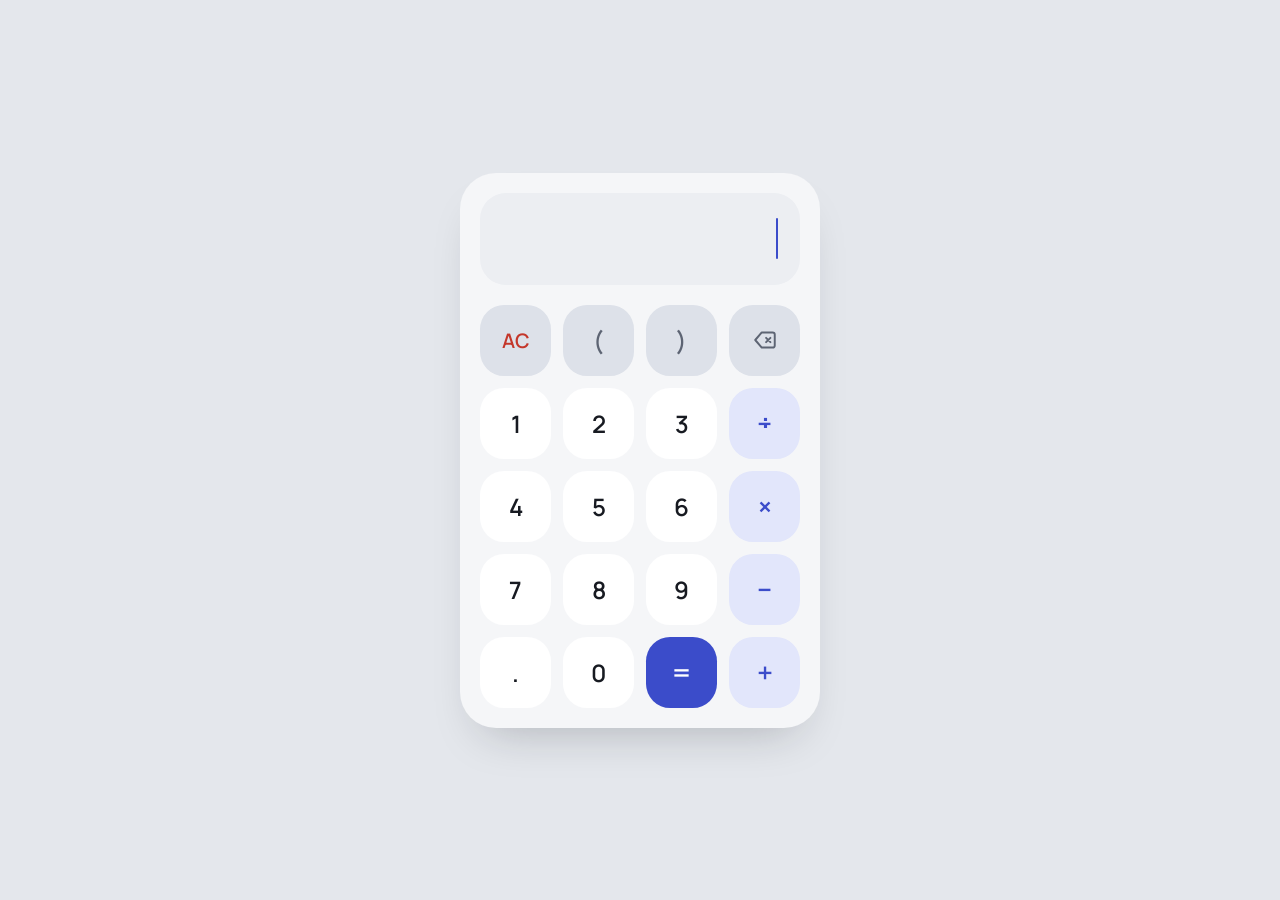
<file: TUK session/index.html>
<!DOCTYPE html>
<html lang="en">
<head>
  <meta charset="UTF-8" />
  <meta name="viewport" content="width=device-width, initial-scale=1" />
  <title>Calculator</title>

  <link rel="preconnect" href="https://fonts.googleapis.com" />
  <link rel="preconnect" href="https://fonts.gstatic.com" crossorigin />
  <link href="https://fonts.googleapis.com/css2?family=Manrope:wght@500;600;700&display=swap" rel="stylesheet" />

  <link rel="stylesheet" href="style.css" />
</head>
<body>
  <main class="calculator">

    <!-- Display: the text goes inside #expression, the blinking cursor is pure CSS -->
    <div class="display" aria-label="Calculator display" aria-live="polite">
      <span class="expression" id="expression"></span>
      <span class="cursor" aria-hidden="true"></span>
    </div>

    <!--
      Keypad
      - data-value  → something to type into the display
      - data-action → something to DO (clear | delete | equals)
    -->
    <div class="keypad" id="keypad">
      <button class="key key--fn key--clear" data-action="clear" aria-label="All clear">AC</button>
      <button class="key key--fn" data-value="(">(</button>
      <button class="key key--fn" data-value=")">)</button>
      <button class="key key--fn" data-action="delete" aria-label="Delete last character">
        <svg viewBox="0 0 24 24" width="26" height="26" fill="none" stroke="currentColor"
             stroke-width="1.8" stroke-linecap="round" stroke-linejoin="round" aria-hidden="true">
          <path d="M9 5h10a2 2 0 0 1 2 2v10a2 2 0 0 1-2 2H9l-6-7 6-7z" />
          <path d="M13 10l4 4M17 10l-4 4" />
        </svg>
      </button>

      <button class="key" data-value="1">1</button>
      <button class="key" data-value="2">2</button>
      <button class="key" data-value="3">3</button>
      <button class="key key--op" data-value="÷" aria-label="Divide">÷</button>

      <button class="key" data-value="4">4</button>
      <button class="key" data-value="5">5</button>
      <button class="key" data-value="6">6</button>
      <button class="key key--op" data-value="×" aria-label="Multiply">×</button>

      <button class="key" data-value="7">7</button>
      <button class="key" data-value="8">8</button>
      <button class="key" data-value="9">9</button>
      <button class="key key--op" data-value="−" aria-label="Subtract">−</button>

      <button class="key" data-value=".">.</button>
      <button class="key" data-value="0">0</button>
      <button class="key key--equals" data-action="equals" aria-label="Equals">=</button>
      <button class="key key--op" data-value="+" aria-label="Add">+</button>
    </div>

  </main>

  <script src="script.js" defer></script>
</body>
</html>
</file>
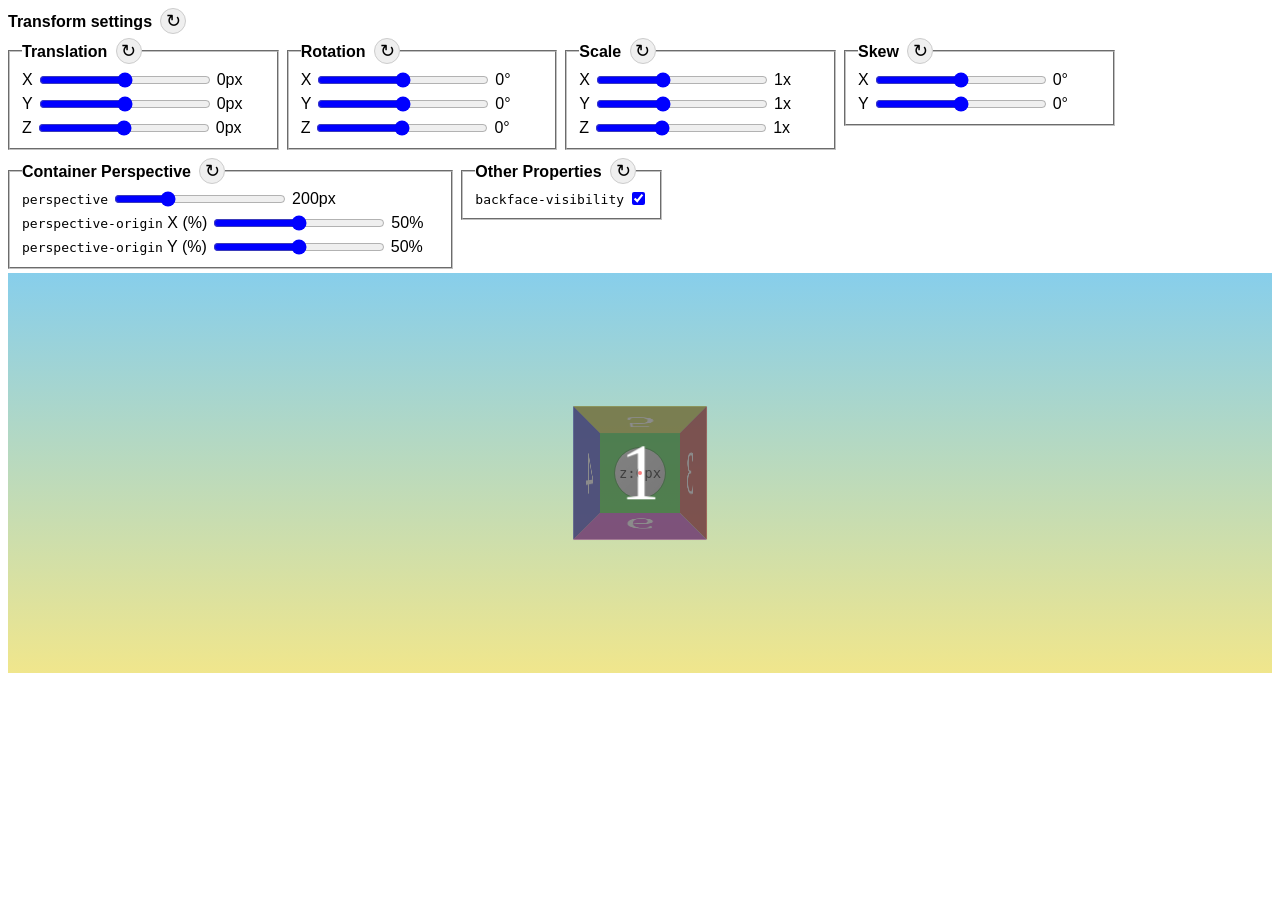
<file: Session 6 - CSS Masterclass/3dsimulation.html>
<!DOCTYPE html>
<html lang="en">
<head>
    <meta charset="UTF-8">
    <meta name="viewport" content="width=device-width, initial-scale=1.0">
    <title>Document</title>
    <link rel="stylesheet" href="3dsimulation.css">
    <script src="3dsimulation.js" defer></script>
</head>
<body>
    <article>
  <fieldset id="allTransformFieldset">
    <legend>
      Transform settings
      <button id="resetAllButton" aria-label="Reset">↻</button>
    </legend>
    <section id="fieldsetSection">
      <fieldset class="transformFieldset">
        <legend>
          <label>
            <span>Translation</span>
          </label>
          <button
            id="translateSectionReset"
            class="resetSectionButton"
            aria-label="Reset">
            ↻
          </button>
        </legend>
        <div class="controlsContainer">
          <div>
            <label>
              <span id="translateXLabel">X</span>
              <input
                type="range"
                min="-100"
                max="100"
                value="0"
                data-default="0"
                id="translateXRange"
                aria-labelledby="translateXLabel" />
            </label>
            <output id="translateXOutput" for="translateXRange"></output>
          </div>
          <div>
            <label>
              <span id="translateYLabel">Y</span>
              <input
                type="range"
                min="-100"
                max="100"
                value="0"
                data-default="0"
                id="translateYRange"
                aria-labelledby="translateYLabel" />
            </label>
            <output id="translateYOutput" for="translateYRange"></output>
          </div>
          <div>
            <label>
              <span id="translateZLabel">Z</span>
              <input
                type="range"
                min="-100"
                max="100"
                value="0"
                data-default="0"
                id="translateZRange"
                aria-labelledby="translateZLabel" />
            </label>
            <output id="translateZOutput" for="translateZRange"></output>
          </div>
        </div>
      </fieldset>

      <fieldset class="transformFieldset">
        <legend>
          <label>
            <span>Rotation</span>
          </label>
          <button
            id="rotateSectionReset"
            class="resetSectionButton"
            aria-label="Reset">
            ↻
          </button>
        </legend>
        <div class="controlsContainer">
          <div>
            <label>
              <span id="rotateXLabel">X</span>
              <input
                type="range"
                min="-360"
                max="360"
                value="0"
                data-default="0"
                id="rotateXRange"
                aria-labelledby="rotateXLabel" />
            </label>
            <output id="rotateXOutput" for="rotateXRange"></output>
          </div>
          <div>
            <label>
              <span id="rotateYLabel">Y</span>
              <input
                type="range"
                min="-360"
                max="360"
                value="0"
                data-default="0"
                id="rotateYRange"
                aria-labelledby="rotateYLabel" />
            </label>
            <output id="rotateYOutput" for="rotateYRange"></output>
          </div>
          <div>
            <label>
              <span id="rotateZLabel">Z</span>
              <input
                type="range"
                min="-360"
                max="360"
                value="0"
                data-default="0"
                id="rotateZRange"
                aria-labelledby="rotateZLabel" />
            </label>
            <output id="rotateZOutput" for="rotateZRange"></output>
          </div>
        </div>
      </fieldset>

      <fieldset class="transformFieldset">
        <legend>
          <label>
            <span>Scale</span>
          </label>
          <button
            id="scaleSectionReset"
            class="resetSectionButton"
            aria-label="Reset">
            ↻
          </button>
        </legend>
        <div class="controlsContainer">
          <div>
            <label>
              <span id="scaleXLabel">X</span>
              <input
                type="range"
                min="0.1"
                max="2.5"
                value="1"
                data-default="1"
                step="0.1"
                id="scaleXRange"
                aria-labelledby="scaleXLabel" />
            </label>
            <output id="scaleXOutput" for="scaleXRange"></output>
          </div>
          <div>
            <label id="scaleYLabel">
              <span>Y</span>
              <input
                type="range"
                min="0.1"
                max="2.5"
                value="1"
                data-default="1"
                step="0.1"
                id="scaleYRange"
                aria-labelledby="scaleYLabel" />
            </label>
            <output id="scaleYOutput" for="scaleYRange"></output>
          </div>
          <div>
            <label id="scaleZLabel">
              <span>Z</span>
              <input
                type="range"
                min="0.1"
                max="2.5"
                value="1"
                data-default="1"
                step="0.1"
                id="scaleZRange"
                aria-labelledby="scaleZLabel" />
            </label>
            <output id="scaleZOutput" for="scaleZRange"></output>
          </div>
        </div>
      </fieldset>

      <fieldset class="transformFieldset">
        <legend>
          <label>
            <span>Skew</span>
          </label>
          <button
            id="skewSectionReset"
            class="resetSectionButton"
            aria-label="Reset">
            ↻
          </button>
        </legend>
        <div class="controlsContainer">
          <div>
            <label>
              <span id="skewXLabel">X</span>
              <input
                type="range"
                min="-90"
                max="90"
                value="0"
                data-default="0"
                id="skewXRange"
                aria-labelledby="skewXLabel" />
            </label>
            <output id="skewXOutput" for="skewXRange"></output>
          </div>
          <div>
            <label>
              <span id="skewYLabel">Y</span>
              <input
                type="range"
                min="-90"
                max="90"
                value="0"
                data-default="0"
                id="skewYRange"
                aria-labelledby="skewYLabel" />
            </label>
            <output id="skewYOutput" for="skewYRange"></output>
          </div>
        </div>
      </fieldset>

      <fieldset class="transformFieldset">
        <legend>
          <label>
            <span>Container Perspective</span>
          </label>
          <button
            id="containerPerspectiveSectionReset"
            class="resetSectionButton"
            aria-label="Reset">
            ↻
          </button>
        </legend>
        <div class="controlsContainer">
          <div>
            <label>
              <span id="perspectiveLabel"><code>perspective</code></span>
              <input
                type="range"
                min="75"
                max="500"
                value="200"
                data-default="200"
                id="perspectiveRange"
                aria-labelledby="perspectiveLabel" />
            </label>
            <output id="perspectiveOutput" for="perspectiveRange"></output>
          </div>
          <div>
            <label>
              <span id="perspectiveOriginXLabel"
                ><code>perspective-origin</code> X (%)</span
              >
              <input
                type="range"
                min="0"
                max="100"
                value="50"
                data-default="50"
                id="perspectiveOriginXRange"
                aria-labelledby="perspectiveOriginXLabel" />
            </label>
            <output
              id="perspectiveOriginXOutput"
              for="perspectiveOriginXRange"></output>
          </div>
          <div>
            <label>
              <span><code>perspective-origin</code> Y (%)</span>
              <input
                type="range"
                min="0"
                max="100"
                value="50"
                data-default="50"
                id="perspectiveOriginYRange"
                aria-labelledby="perspectiveOriginYLabel" />
            </label>
            <output
              id="perspectiveOriginYOutput"
              for="perspectiveOriginYRange"></output>
          </div>
        </div>
      </fieldset>

      <fieldset class="transformFieldset">
        <legend>
          <label>
            <span>Other Properties</span>
          </label>
          <button
            id="otherSectionReset"
            class="resetSectionButton"
            aria-label="Reset">
            ↻
          </button>
        </legend>
        <div class="controlsContainer">
          <div>
            <label>
              <span><code>backface-visibility</code></span>
              <input
                type="checkbox"
                checked
                data-default="checked"
                id="backfaceVisibilityCheckbox" />
            </label>
          </div>
        </div>
      </fieldset>
    </section>
  </fieldset>
  <section id="outputSection">
    <div id="outputContainer">
      <div id="cube">
        <div class="face front">1</div>
        <div class="face back">2</div>
        <div class="face right">3</div>
        <div class="face left">4</div>
        <div class="face top">5</div>
        <div class="face bottom">6</div>
      </div>
      <div id="z0"><code>z:0px</code></div>
    </div>
    <div id="perspectiveDot"></div>
  </section>
</article>
</body>
</html>
</file>
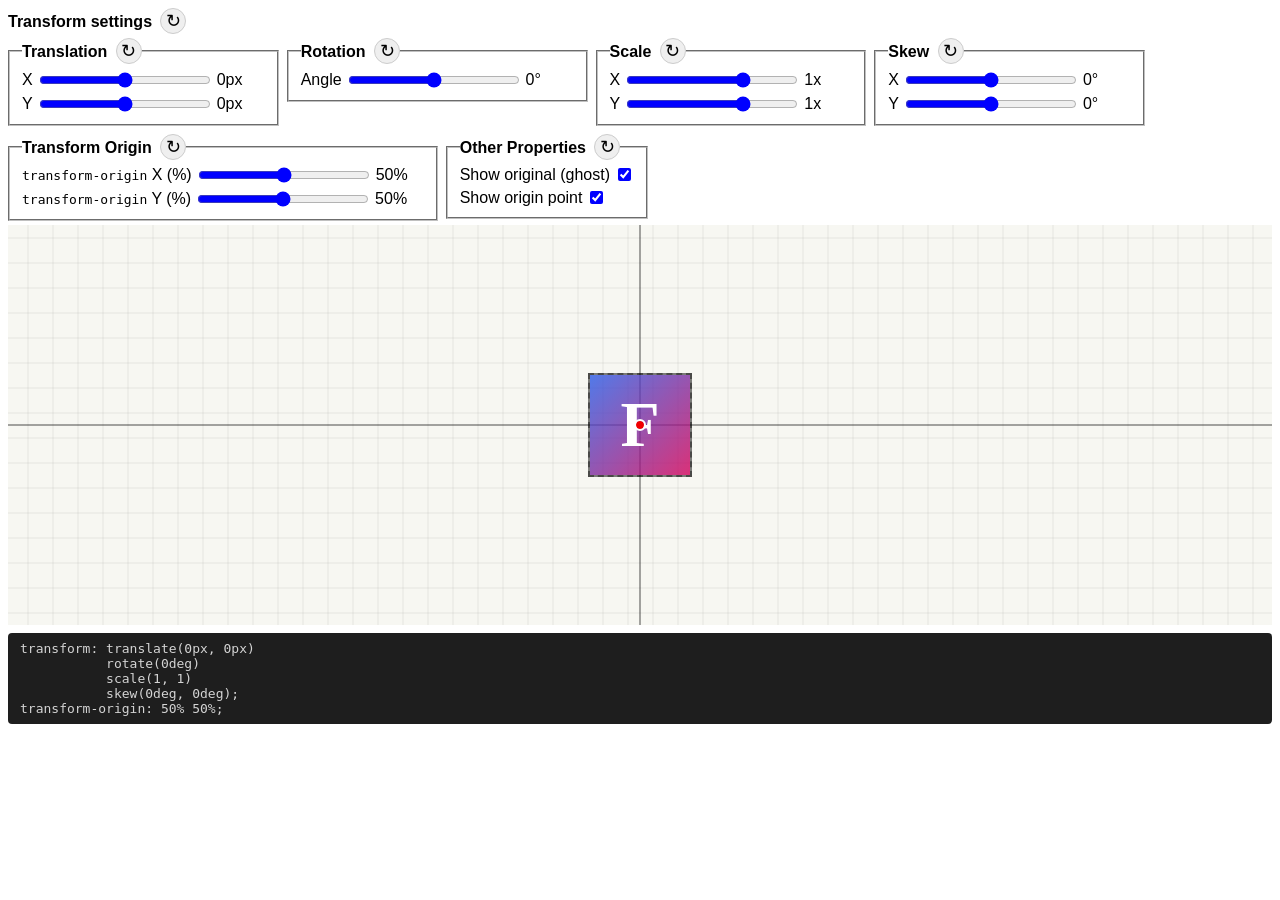
<file: Session 6 - CSS Masterclass/2d simulation/2dsimulation.html>
<!DOCTYPE html>
<html lang="en">
<head>
    <meta charset="UTF-8">
    <meta name="viewport" content="width=device-width, initial-scale=1.0">
    <title>2D Transform Simulation</title>
    <link rel="stylesheet" href="2dsimulation.css">
    <script src="2dsimulation.js" defer></script>
</head>
<body>
<article>
  <fieldset id="allTransformFieldset">
    <legend>
      Transform settings
      <button id="resetAllButton" aria-label="Reset">↻</button>
    </legend>
    <section id="fieldsetSection">

      <fieldset class="transformFieldset">
        <legend>
          <label><span>Translation</span></label>
          <button id="translateSectionReset" class="resetSectionButton" aria-label="Reset">↻</button>
        </legend>
        <div class="controlsContainer">
          <div>
            <label>
              <span id="translateXLabel">X</span>
              <input type="range" min="-150" max="150" value="0" data-default="0"
                id="translateXRange" aria-labelledby="translateXLabel" />
            </label>
            <output id="translateXOutput" for="translateXRange"></output>
          </div>
          <div>
            <label>
              <span id="translateYLabel">Y</span>
              <input type="range" min="-150" max="150" value="0" data-default="0"
                id="translateYRange" aria-labelledby="translateYLabel" />
            </label>
            <output id="translateYOutput" for="translateYRange"></output>
          </div>
        </div>
      </fieldset>

      <fieldset class="transformFieldset">
        <legend>
          <label><span>Rotation</span></label>
          <button id="rotateSectionReset" class="resetSectionButton" aria-label="Reset">↻</button>
        </legend>
        <div class="controlsContainer">
          <div>
            <label>
              <span id="rotateLabel">Angle</span>
              <input type="range" min="-360" max="360" value="0" data-default="0"
                id="rotateRange" aria-labelledby="rotateLabel" />
            </label>
            <output id="rotateOutput" for="rotateRange"></output>
          </div>
        </div>
      </fieldset>

      <fieldset class="transformFieldset">
        <legend>
          <label><span>Scale</span></label>
          <button id="scaleSectionReset" class="resetSectionButton" aria-label="Reset">↻</button>
        </legend>
        <div class="controlsContainer">
          <div>
            <label>
              <span id="scaleXLabel">X</span>
              <input type="range" min="-2.5" max="2.5" step="0.1" value="1" data-default="1"
                id="scaleXRange" aria-labelledby="scaleXLabel" />
            </label>
            <output id="scaleXOutput" for="scaleXRange"></output>
          </div>
          <div>
            <label>
              <span id="scaleYLabel">Y</span>
              <input type="range" min="-2.5" max="2.5" step="0.1" value="1" data-default="1"
                id="scaleYRange" aria-labelledby="scaleYLabel" />
            </label>
            <output id="scaleYOutput" for="scaleYRange"></output>
          </div>
        </div>
      </fieldset>

      <fieldset class="transformFieldset">
        <legend>
          <label><span>Skew</span></label>
          <button id="skewSectionReset" class="resetSectionButton" aria-label="Reset">↻</button>
        </legend>
        <div class="controlsContainer">
          <div>
            <label>
              <span id="skewXLabel">X</span>
              <input type="range" min="-80" max="80" value="0" data-default="0"
                id="skewXRange" aria-labelledby="skewXLabel" />
            </label>
            <output id="skewXOutput" for="skewXRange"></output>
          </div>
          <div>
            <label>
              <span id="skewYLabel">Y</span>
              <input type="range" min="-80" max="80" value="0" data-default="0"
                id="skewYRange" aria-labelledby="skewYLabel" />
            </label>
            <output id="skewYOutput" for="skewYRange"></output>
          </div>
        </div>
      </fieldset>

      <fieldset class="transformFieldset">
        <legend>
          <label><span>Transform Origin</span></label>
          <button id="originSectionReset" class="resetSectionButton" aria-label="Reset">↻</button>
        </legend>
        <div class="controlsContainer">
          <div>
            <label>
              <span id="originXLabel"><code>transform-origin</code> X (%)</span>
              <input type="range" min="-50" max="150" value="50" data-default="50"
                id="originXRange" aria-labelledby="originXLabel" />
            </label>
            <output id="originXOutput" for="originXRange"></output>
          </div>
          <div>
            <label>
              <span id="originYLabel"><code>transform-origin</code> Y (%)</span>
              <input type="range" min="-50" max="150" value="50" data-default="50"
                id="originYRange" aria-labelledby="originYLabel" />
            </label>
            <output id="originYOutput" for="originYRange"></output>
          </div>
        </div>
      </fieldset>

      <fieldset class="transformFieldset">
        <legend>
          <label><span>Other Properties</span></label>
          <button id="otherSectionReset" class="resetSectionButton" aria-label="Reset">↻</button>
        </legend>
        <div class="controlsContainer">
          <div>
            <label>
              <span>Show original (ghost)</span>
              <input type="checkbox" checked data-default="checked" id="ghostCheckbox" />
            </label>
          </div>
          <div>
            <label>
              <span>Show origin point</span>
              <input type="checkbox" checked data-default="checked" id="originDotCheckbox" />
            </label>
          </div>
        </div>
      </fieldset>

    </section>
  </fieldset>

  <section id="outputSection">
    <div id="stage">
      <div id="ghost"></div>
      <div id="boxWrap">
        <div id="box">F</div>
        <div id="originDot"></div>
      </div>
    </div>
  </section>

  <pre id="cssOutput" aria-label="Generated CSS"></pre>
</article>
</body>
</html>
</file>
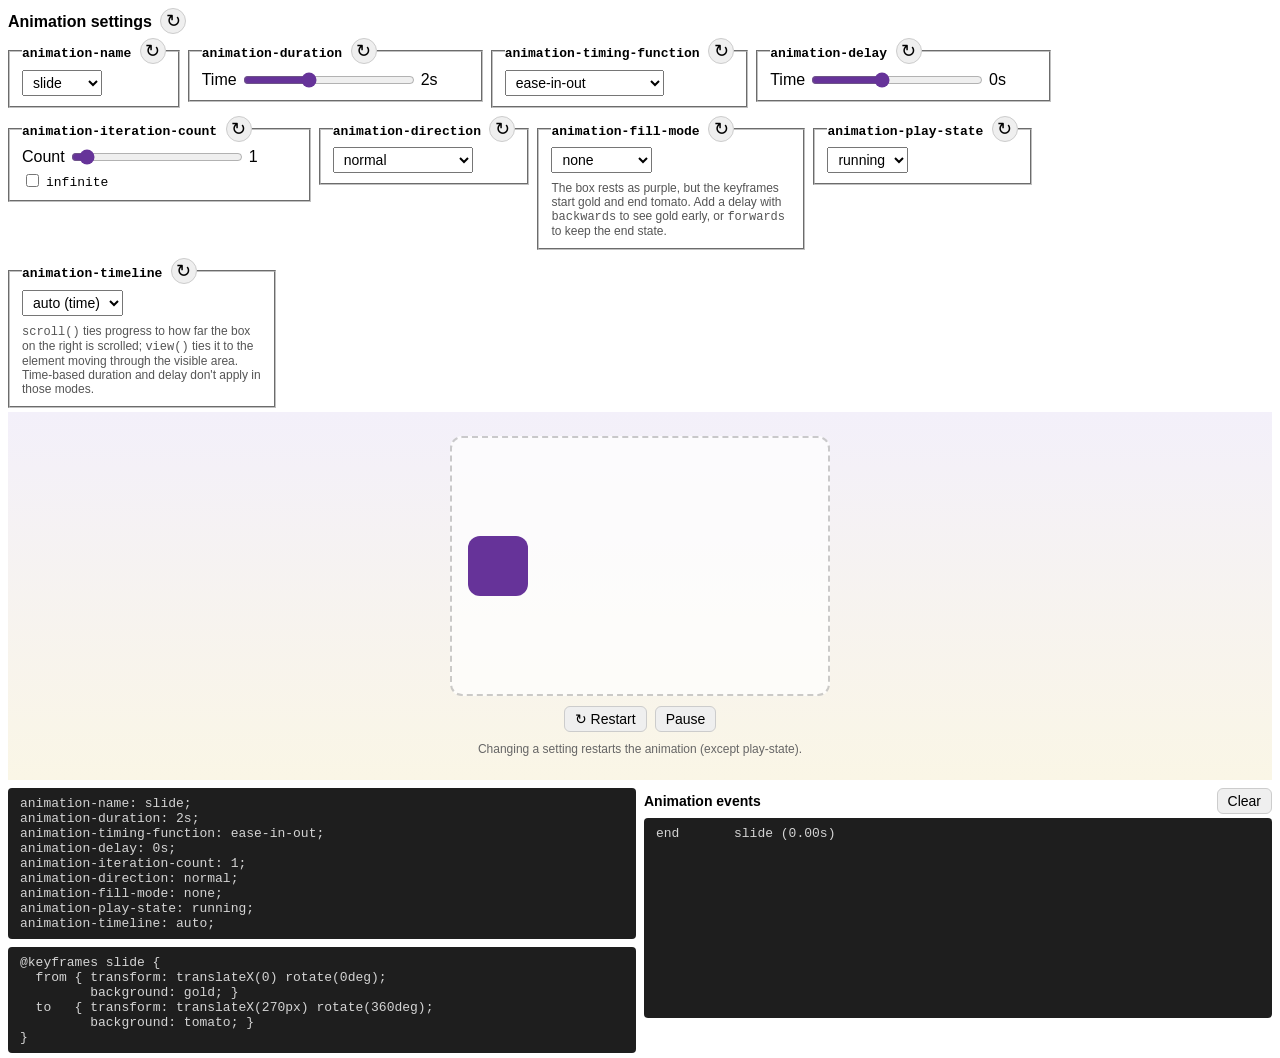
<file: Session 6 - CSS Masterclass/animations/animations.html>
<!DOCTYPE html>
<html lang="en">
<head>
    <meta charset="UTF-8">
    <meta name="viewport" content="width=device-width, initial-scale=1.0">
    <title>CSS Animation Playground</title>
    <link rel="stylesheet" href="animations.css">
    <script src="animations.js" defer></script>
</head>
<body>
<article>
  <fieldset id="allAnimationFieldset">
    <legend>
      Animation settings
      <button id="resetAllButton" aria-label="Reset all">↻</button>
    </legend>
    <section id="fieldsetSection">

      <fieldset class="animationFieldset">
        <legend>
          <label><span><code>animation-name</code></span></label>
          <button class="resetSectionButton" aria-label="Reset">↻</button>
        </legend>
        <div class="controlsContainer">
          <div>
            <select id="nameSelect" data-default="slide" aria-label="animation-name">
              <option value="slide" selected>slide</option>
              <option value="bounce">bounce</option>
              <option value="pulse">pulse</option>
              <option value="none">none</option>
            </select>
          </div>
        </div>
      </fieldset>

      <fieldset class="animationFieldset">
        <legend>
          <label><span><code>animation-duration</code></span></label>
          <button class="resetSectionButton" aria-label="Reset">↻</button>
        </legend>
        <div class="controlsContainer">
          <div>
            <label>
              <span id="durationLabel">Time</span>
              <input type="range" min="0.2" max="5" step="0.1" value="2" data-default="2"
                id="durationRange" aria-labelledby="durationLabel" />
            </label>
            <output id="durationOutput" for="durationRange"></output>
          </div>
        </div>
      </fieldset>

      <fieldset class="animationFieldset">
        <legend>
          <label><span><code>animation-timing-function</code></span></label>
          <button class="resetSectionButton" aria-label="Reset">↻</button>
        </legend>
        <div class="controlsContainer">
          <div>
            <select id="timingSelect" data-default="ease-in-out" aria-label="animation-timing-function">
              <option value="ease">ease</option>
              <option value="linear">linear</option>
              <option value="ease-in">ease-in</option>
              <option value="ease-out">ease-out</option>
              <option value="ease-in-out" selected>ease-in-out</option>
              <option value="step-start">step-start</option>
              <option value="step-end">step-end</option>
              <option value="steps(4, jump-start)">steps(4, jump-start)</option>
              <option value="steps(4, jump-end)">steps(4, jump-end)</option>
              <option value="steps(4, jump-both)">steps(4, jump-both)</option>
              <option value="steps(4, jump-none)">steps(4, jump-none)</option>
            </select>
          </div>
        </div>
      </fieldset>

      <fieldset class="animationFieldset">
        <legend>
          <label><span><code>animation-delay</code></span></label>
          <button class="resetSectionButton" aria-label="Reset">↻</button>
        </legend>
        <div class="controlsContainer">
          <div>
            <label>
              <span id="delayLabel">Time</span>
              <input type="range" min="-2" max="3" step="0.1" value="0" data-default="0"
                id="delayRange" aria-labelledby="delayLabel" />
            </label>
            <output id="delayOutput" for="delayRange"></output>
          </div>
        </div>
      </fieldset>

      <fieldset class="animationFieldset">
        <legend>
          <label><span><code>animation-iteration-count</code></span></label>
          <button class="resetSectionButton" aria-label="Reset">↻</button>
        </legend>
        <div class="controlsContainer">
          <div>
            <label>
              <span id="iterationLabel">Count</span>
              <input type="range" min="0.5" max="10" step="0.5" value="1" data-default="1"
                id="iterationRange" aria-labelledby="iterationLabel" />
            </label>
            <output id="iterationOutput" for="iterationRange"></output>
          </div>
          <div>
            <label>
              <input type="checkbox" data-default="unchecked" id="infiniteCheckbox" />
              <span><code>infinite</code></span>
            </label>
          </div>
        </div>
      </fieldset>

      <fieldset class="animationFieldset">
        <legend>
          <label><span><code>animation-direction</code></span></label>
          <button class="resetSectionButton" aria-label="Reset">↻</button>
        </legend>
        <div class="controlsContainer">
          <div>
            <select id="directionSelect" data-default="normal" aria-label="animation-direction">
              <option value="normal" selected>normal</option>
              <option value="reverse">reverse</option>
              <option value="alternate">alternate</option>
              <option value="alternate-reverse">alternate-reverse</option>
            </select>
          </div>
        </div>
      </fieldset>

      <fieldset class="animationFieldset">
        <legend>
          <label><span><code>animation-fill-mode</code></span></label>
          <button class="resetSectionButton" aria-label="Reset">↻</button>
        </legend>
        <div class="controlsContainer">
          <div>
            <select id="fillSelect" data-default="none" aria-label="animation-fill-mode">
              <option value="none" selected>none</option>
              <option value="forwards">forwards</option>
              <option value="backwards">backwards</option>
              <option value="both">both</option>
            </select>
          </div>
          <p class="hint">
            The box rests as purple, but the keyframes start gold and end
            tomato. Add a delay with <code>backwards</code> to see gold
            early, or <code>forwards</code> to keep the end state.
          </p>
        </div>
      </fieldset>

      <fieldset class="animationFieldset">
        <legend>
          <label><span><code>animation-play-state</code></span></label>
          <button class="resetSectionButton" aria-label="Reset">↻</button>
        </legend>
        <div class="controlsContainer">
          <div>
            <select id="playStateSelect" data-default="running" aria-label="animation-play-state">
              <option value="running" selected>running</option>
              <option value="paused">paused</option>
            </select>
          </div>
        </div>
      </fieldset>

      <fieldset class="animationFieldset">
        <legend>
          <label><span><code>animation-timeline</code></span></label>
          <button class="resetSectionButton" aria-label="Reset">↻</button>
        </legend>
        <div class="controlsContainer">
          <div>
            <select id="timelineSelect" data-default="auto" aria-label="animation-timeline">
              <option value="auto" selected>auto (time)</option>
              <option value="scroll()">scroll()</option>
              <option value="view()">view()</option>
            </select>
          </div>
          <p class="hint" id="timelineNote">
            <code>scroll()</code> ties progress to how far the box on the right
            is scrolled; <code>view()</code> ties it to the element moving
            through the visible area. Time-based duration and delay don't apply
            in those modes.
          </p>
        </div>
      </fieldset>

    </section>
  </fieldset>

  <section id="outputSection">
    <div id="scroller" class="mode-auto" tabindex="0" aria-label="Animation stage">
      <div id="scrollContent">
        <div id="actor"></div>
      </div>
    </div>
    <div id="actions">
      <button id="restartButton" class="textButton">↻ Restart</button>
      <button id="pauseButton" class="textButton">Pause</button>
    </div>
    <p id="stageHint">Changing a setting restarts the animation (except play-state).</p>
  </section>

  <section id="readouts">
    <div class="readoutColumn">
      <pre id="cssOutput" aria-label="Generated CSS"></pre>
      <pre id="keyframesOutput" aria-label="Keyframes"></pre>
    </div>
    <div id="logWrapper">
      <div id="logHeader">
        <strong>Animation events</strong>
        <button id="clearLogButton" class="textButton">Clear</button>
      </div>
      <pre id="eventLog" aria-live="off"></pre>
    </div>
  </section>
</article>
</body>
</html>
</file>
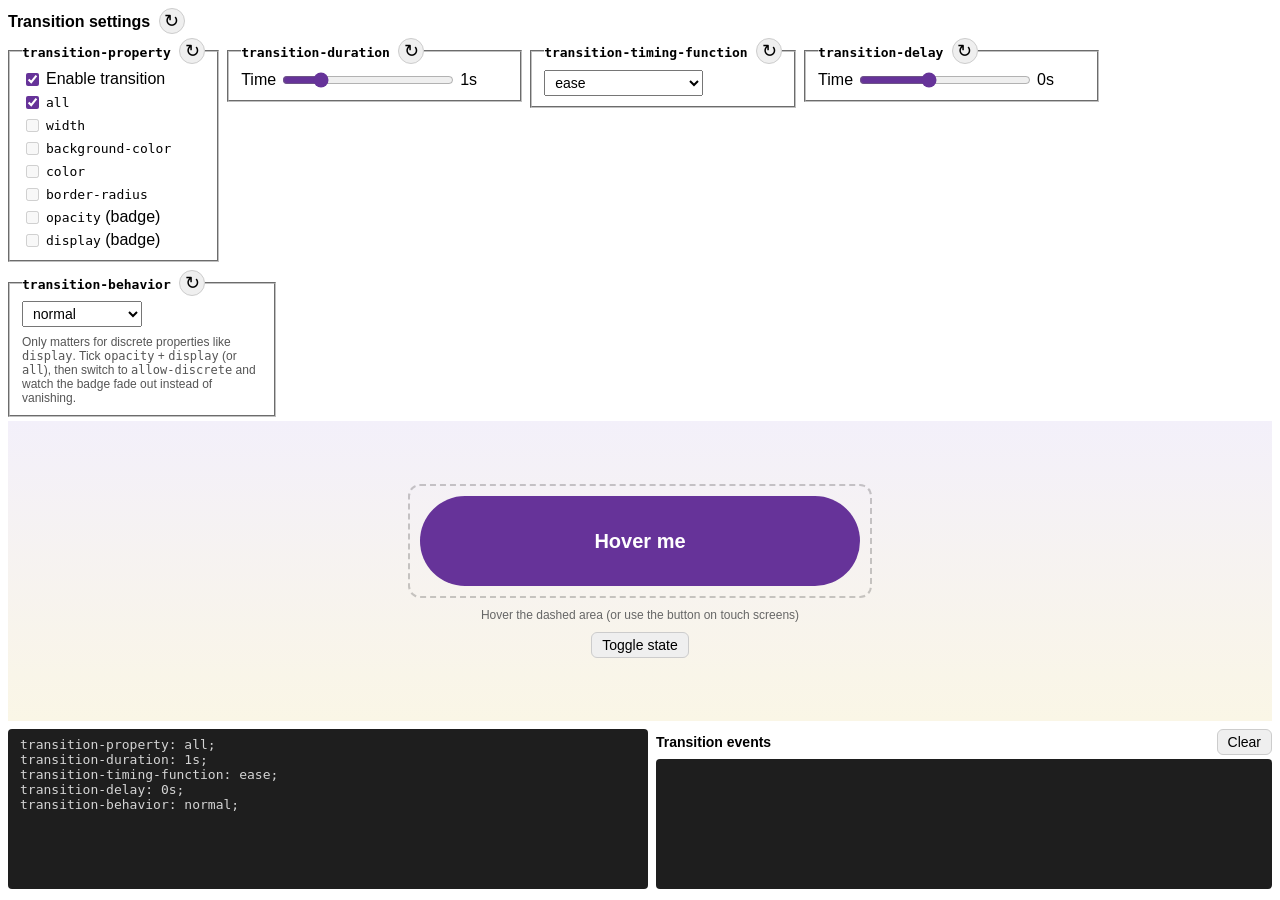
<file: Session 6 - CSS Masterclass/transitions/transitions.html>
<!DOCTYPE html>
<html lang="en">
<head>
    <meta charset="UTF-8">
    <meta name="viewport" content="width=device-width, initial-scale=1.0">
    <title>CSS Transition Playground</title>
    <link rel="stylesheet" href="transitions.css">
    <script src="transitions.js" defer></script>
</head>
<body>
<article>
  <fieldset id="allTransitionFieldset">
    <legend>
      Transition settings
      <button id="resetAllButton" aria-label="Reset all">↻</button>
    </legend>
    <section id="fieldsetSection">

      <fieldset class="transitionFieldset">
        <legend>
          <label><span><code>transition-property</code></span></label>
          <button class="resetSectionButton" aria-label="Reset">↻</button>
        </legend>
        <div class="controlsContainer">
          <div>
            <label>
              <input type="checkbox" checked data-default="checked" id="enableCheckbox" />
              <span>Enable transition</span>
            </label>
          </div>
          <div>
            <label>
              <input type="checkbox" checked data-default="checked" data-prop="all" id="propAll" />
              <span><code>all</code></span>
            </label>
          </div>
          <div>
            <label>
              <input type="checkbox" data-default="unchecked" data-prop="width" />
              <span><code>width</code></span>
            </label>
          </div>
          <div>
            <label>
              <input type="checkbox" data-default="unchecked" data-prop="background-color" />
              <span><code>background-color</code></span>
            </label>
          </div>
          <div>
            <label>
              <input type="checkbox" data-default="unchecked" data-prop="color" />
              <span><code>color</code></span>
            </label>
          </div>
          <div>
            <label>
              <input type="checkbox" data-default="unchecked" data-prop="border-radius" />
              <span><code>border-radius</code></span>
            </label>
          </div>
          <div>
            <label>
              <input type="checkbox" data-default="unchecked" data-prop="opacity" />
              <span><code>opacity</code> (badge)</span>
            </label>
          </div>
          <div>
            <label>
              <input type="checkbox" data-default="unchecked" data-prop="display" />
              <span><code>display</code> (badge)</span>
            </label>
          </div>
        </div>
      </fieldset>

      <fieldset class="transitionFieldset">
        <legend>
          <label><span><code>transition-duration</code></span></label>
          <button class="resetSectionButton" aria-label="Reset">↻</button>
        </legend>
        <div class="controlsContainer">
          <div>
            <label>
              <span id="durationLabel">Time</span>
              <input type="range" min="0" max="5" step="0.1" value="1" data-default="1"
                id="durationRange" aria-labelledby="durationLabel" />
            </label>
            <output id="durationOutput" for="durationRange"></output>
          </div>
        </div>
      </fieldset>

      <fieldset class="transitionFieldset">
        <legend>
          <label><span><code>transition-timing-function</code></span></label>
          <button class="resetSectionButton" aria-label="Reset">↻</button>
        </legend>
        <div class="controlsContainer">
          <div>
            <select id="timingSelect" data-default="ease" aria-label="transition-timing-function">
              <option value="ease" selected>ease</option>
              <option value="linear">linear</option>
              <option value="ease-in">ease-in</option>
              <option value="ease-out">ease-out</option>
              <option value="ease-in-out">ease-in-out</option>
              <option value="step-start">step-start</option>
              <option value="step-end">step-end</option>
              <option value="steps(4, jump-start)">steps(4, jump-start)</option>
              <option value="steps(4, jump-end)">steps(4, jump-end)</option>
              <option value="steps(4, jump-both)">steps(4, jump-both)</option>
              <option value="steps(4, jump-none)">steps(4, jump-none)</option>
            </select>
          </div>
        </div>
      </fieldset>

      <fieldset class="transitionFieldset">
        <legend>
          <label><span><code>transition-delay</code></span></label>
          <button class="resetSectionButton" aria-label="Reset">↻</button>
        </legend>
        <div class="controlsContainer">
          <div>
            <label>
              <span id="delayLabel">Time</span>
              <input type="range" min="-2" max="3" step="0.1" value="0" data-default="0"
                id="delayRange" aria-labelledby="delayLabel" />
            </label>
            <output id="delayOutput" for="delayRange"></output>
          </div>
        </div>
      </fieldset>

      <fieldset class="transitionFieldset">
        <legend>
          <label><span><code>transition-behavior</code></span></label>
          <button class="resetSectionButton" aria-label="Reset">↻</button>
        </legend>
        <div class="controlsContainer">
          <div>
            <select id="behaviorSelect" data-default="normal" aria-label="transition-behavior">
              <option value="normal" selected>normal</option>
              <option value="allow-discrete">allow-discrete</option>
            </select>
          </div>
          <p class="hint">
            Only matters for discrete properties like <code>display</code>. Tick
            <code>opacity</code> + <code>display</code> (or <code>all</code>), then
            switch to <code>allow-discrete</code> and watch the badge fade out
            instead of vanishing.
          </p>
        </div>
      </fieldset>

    </section>
  </fieldset>

  <section id="outputSection">
    <!-- Hover the track, not the bar: the bar shrinks, which would otherwise
         make it lose :hover and flicker. -->
    <div id="track">
      <div id="bar">
        <span id="badge">NEW</span>
      </div>
    </div>
    <p id="trackHint">Hover the dashed area (or use the button on touch screens)</p>
    <div id="actions">
      <button id="toggleButton" class="textButton">Toggle state</button>
    </div>
  </section>

  <section id="readouts">
    <pre id="cssOutput" aria-label="Generated CSS"></pre>
    <div id="logWrapper">
      <div id="logHeader">
        <strong>Transition events</strong>
        <button id="clearLogButton" class="textButton">Clear</button>
      </div>
      <pre id="eventLog" aria-live="off"></pre>
    </div>
  </section>
</article>
</body>
</html>
</file>
<file: TUK session/style.css>
/* ---------- Tokens ---------- */
:root {
  --page: #e4e7ec;
  --body: #f5f6f8;
  --screen: #eceef2;
  --key: #ffffff;
  --key-fn: #dde1e9;
  --key-op: #e2e6fb;
  --ink: #171a21;
  --ink-soft: #5d6473;
  --accent: #3b4cca;
  --accent-ink: #ffffff;
  --danger: #c4372b;

  --gap: 12px;
  --font: "Manrope", system-ui, -apple-system, "Segoe UI", sans-serif;
}

/* ---------- Base ---------- */
*,
*::before,
*::after {
  box-sizing: border-box;
}

html,
body {
  height: 100%;
  margin: 0;
}

body {
  display: grid;
  place-items: center;
  padding: 16px;
  background: var(--page);
  color: var(--ink);
  font-family: var(--font);
}

/* ---------- Calculator body ---------- */
.calculator {
  width: min(360px, 100%);
  padding: 20px;
  background: var(--body);
  border-radius: 36px;
  box-shadow: 0 24px 48px -24px rgba(23, 26, 33, 0.28);
}

/* ---------- Display ---------- */
.display {
  display: flex;
  align-items: center;
  justify-content: flex-end; /* keeps the newest characters in view */
  height: 92px;
  margin-bottom: 20px;
  padding: 0 22px;
  overflow: hidden;
  background: var(--screen);
  border-radius: 26px;
  font-size: 2.25rem;
  font-weight: 600;
  font-variant-numeric: tabular-nums;
  white-space: nowrap;
}

.expression {
  white-space: pre;
}

.cursor {
  flex: none;
  width: 2px;
  height: 1.15em;
  margin-left: 3px;
  background: var(--accent);
  border-radius: 1px;
  animation: blink 1.05s steps(1) infinite;
}

@keyframes blink {
  0%,
  100% {
    opacity: 1;
  }
  50% {
    opacity: 0;
  }
}

/* ---------- Keypad ---------- */
.keypad {
  display: grid;
  grid-template-columns: repeat(4, 1fr);
  gap: var(--gap);
}

.key {
  /* Squircle: a big rounded corner as the fallback... */
  aspect-ratio: 1;
  border: 0;
  border-radius: 34%;
  background: var(--key);
  color: var(--ink);
  font: inherit;
  font-size: 1.5rem;
  font-weight: 600;
  display: grid;
  place-items: center;
  cursor: pointer;
  -webkit-tap-highlight-color: transparent;
  transition: transform 90ms ease, filter 120ms ease;
}

/* ...and a true squircle where the browser supports corner-shape */
@supports (corner-shape: squircle) {
  .key {
    corner-shape: squircle;
    border-radius: 42%;
  }
}

.key:hover {
  filter: brightness(0.97);
}

.key:active,
.key.is-pressed {
  transform: scale(0.94);
}

.key:focus-visible {
  outline: 3px solid var(--accent);
  outline-offset: 3px;
}

/* Key variants */
.key--fn {
  background: var(--key-fn);
  color: var(--ink-soft);
}

.key--clear {
  color: var(--danger);
  font-size: 1.25rem;
}

.key--op {
  background: var(--key-op);
  color: var(--accent);
  font-size: 1.75rem;
}

.key--equals {
  background: var(--accent);
  color: var(--accent-ink);
  font-size: 1.75rem;
}

/* ---------- Motion preferences ---------- */
@media (prefers-reduced-motion: reduce) {
  .cursor {
    animation: none;
  }
  .key {
    transition: none;
  }
}
</file>
<file: Session 6 - CSS Masterclass/3dsimulation.css>
#allTransformFieldset {
  border: none;
  padding: 0;
  margin-bottom: 4px;
  accent-color: blue; /* or any color */
  font-family:
    "Inter", "Segoe UI", "Roboto", "Oxygen", "Ubuntu", "Cantarell", "Fira Sans",
    "Droid Sans", "Helvetica Neue", sans-serif;
}

#allTransformFieldset > legend {
  margin-bottom: 4px;
}

fieldset {
  margin: 0;
}

legend {
  font-weight: bold;
  padding: 0;
}

#fieldsetSection {
  display: flex;
  flex-wrap: wrap;
  align-items: start;
  gap: 8px;
}

#outputSection {
  width: 100%;
  min-height: 400px;
  background: linear-gradient(skyblue, khaki);
  display: flex;
  justify-content: center;
  align-items: center;
  position: relative;
  overflow: clip;
}

#outputContainer {
  position: absolute;
  width: 100%;
  height: 100%;
  perspective: 200px;
  display: flex;
  justify-content: center;
  align-items: center;
  transform-style: preserve-3d;
  pointer-events: none;
}

#z0 {
  width: 50px;
  height: 50px;
  background: linear-gradient(
    to right bottom,
    rgb(223 223 223),
    rgb(190 190 190)
  );
  transform: translateZ(0px);
  position: absolute;
  display: flex;
  align-items: center;
  justify-content: center;
  font-size: 14px;
  color: black;
  border-radius: 50%;
  outline: 1px solid rgb(0 0 0 / 0.35);
  pointer-events: all;
}

#perspectiveDot {
  width: 4px;
  height: 4px;
  border-radius: 50%;
  background-color: rgb(240 0 0 / 0.5);
  transform: translate3d(-2px, -2px, 0px);
  position: absolute;
}

#cube {
  width: 100px;
  height: 100px;
  transform-style: preserve-3d;
  transition: all 0.075s ease-out;
  position: absolute;
  pointer-events: all;
}

.face {
  display: flex;
  align-items: center;
  justify-content: center;
  width: 100%;
  height: 100%;
  position: absolute;
  backface-visibility: inherit;
  font-size: 60px;
  color: white;
}

.front {
  background: rgb(90 90 90 / 0.7);
  transform: translateZ(50px);
}

.back {
  background: rgb(0 210 0 / 0.7);
  transform: rotateY(180deg) translateZ(50px);
}

.right {
  background: rgb(210 0 0 / 0.7);
  transform: rotateY(90deg) translateZ(50px);
}

.left {
  background: rgb(0 0 210 / 0.7);
  transform: rotateY(-90deg) translateZ(50px);
}

.top {
  background: rgb(210 210 0 / 0.7);
  transform: rotateX(90deg) translateZ(50px);
}

.bottom {
  background: rgb(210 0 210 / 0.7);
  transform: rotateX(-90deg) translateZ(50px);
}

.transformFieldset {
  margin: 0;
}

.controlsContainer {
  display: flex;
  flex-direction: column;
  align-items: start;
  gap: 4px;
}

.controlsContainer {
  width: 100%;
}

.controlsContainer > div {
  display: flex;
  flex-direction: row;
  align-items: center;
  gap: 4px;
}

.controlsContainer > div > label {
  display: flex;
  flex-direction: row;
  align-items: center;
  gap: 4px;
}

button {
  font-size: 18px;
  border-radius: 50%;
  border: #cccccc solid 1px;
  padding: 0;
  width: 26px;
  height: 26px;
  margin-left: 4px;
}

input[type="range"] {
  width: 172px;
}

output {
  width: 3em;
}
</file>
<file: Session 6 - CSS Masterclass/2d simulation/2dsimulation.css>
body {
  margin: 8px;
}

#allTransformFieldset {
  border: none;
  padding: 0;
  margin-bottom: 4px;
  accent-color: blue;
  font-family:
    "Inter", "Segoe UI", "Roboto", "Oxygen", "Ubuntu", "Cantarell", "Fira Sans",
    "Droid Sans", "Helvetica Neue", sans-serif;
}

#allTransformFieldset > legend {
  margin-bottom: 4px;
}

fieldset {
  margin: 0;
}

legend {
  font-weight: bold;
  padding: 0;
}

#fieldsetSection {
  display: flex;
  flex-wrap: wrap;
  align-items: start;
  gap: 8px;
}

.transformFieldset {
  margin: 0;
}

.controlsContainer {
  display: flex;
  flex-direction: column;
  align-items: start;
  gap: 4px;
  width: 100%;
}

.controlsContainer > div {
  display: flex;
  flex-direction: row;
  align-items: center;
  gap: 4px;
}

.controlsContainer > div > label {
  display: flex;
  flex-direction: row;
  align-items: center;
  gap: 4px;
}

button {
  font-size: 18px;
  border-radius: 50%;
  border: #cccccc solid 1px;
  padding: 0;
  width: 26px;
  height: 26px;
  margin-left: 4px;
}

input[type="range"] {
  width: 172px;
}

output {
  width: 3em;
}

/* ---------- Output area ---------- */

#outputSection {
  width: 100%;
  min-height: 400px;
  background-color: #f7f7f2;
  /* faint grid + centered axes */
  background-image:
    linear-gradient(to right, transparent calc(50% - 1px), rgb(0 0 0 / 0.35) calc(50% - 1px), rgb(0 0 0 / 0.35) calc(50% + 1px), transparent calc(50% + 1px)),
    linear-gradient(to bottom, transparent calc(50% - 1px), rgb(0 0 0 / 0.35) calc(50% - 1px), rgb(0 0 0 / 0.35) calc(50% + 1px), transparent calc(50% + 1px)),
    linear-gradient(to right, rgb(0 0 0 / 0.07) 1px, transparent 1px),
    linear-gradient(to bottom, rgb(0 0 0 / 0.07) 1px, transparent 1px);
  background-size: 100% 100%, 100% 100%, 25px 25px, 25px 25px;
  background-position: center, center, center, center;
  display: flex;
  justify-content: center;
  align-items: center;
  position: relative;
  overflow: clip;
}

/* 100x100 anchor in the middle of the output area */
#stage {
  width: 100px;
  height: 100px;
  position: relative;
}

#ghost {
  position: absolute;
  inset: 0;
  outline: 2px dashed rgb(0 0 0 / 0.4);
  pointer-events: none;
}

/* Receives translate only, so the origin dot moves with the shape */
#boxWrap {
  position: absolute;
  inset: 0;
  transition: transform 0.075s ease-out;
}

#box {
  position: absolute;
  inset: 0;
  display: flex;
  align-items: center;
  justify-content: center;
  font-size: 64px;
  font-weight: bold;
  color: white;
  background: linear-gradient(to right bottom, rgb(40 90 230 / 0.8), rgb(210 0 90 / 0.8));
  outline: 2px solid rgb(0 0 0 / 0.5);
  transition: transform 0.075s ease-out;
  user-select: none;
}

#originDot {
  position: absolute;
  width: 8px;
  height: 8px;
  margin: -4px 0 0 -4px;
  border-radius: 50%;
  background-color: rgb(240 0 0);
  outline: 2px solid white;
  pointer-events: none;
}

#cssOutput {
  margin: 8px 0 0;
  padding: 8px 12px;
  background: #1e1e1e;
  color: #d4d4d4;
  border-radius: 4px;
  font-size: 13px;
  white-space: pre-wrap;
}
</file>
<file: Session 6 - CSS Masterclass/animations/animations.css>
body {
  margin: 8px;
}

#allAnimationFieldset {
  border: none;
  padding: 0;
  margin-bottom: 4px;
  accent-color: rebeccapurple;
  font-family:
    "Inter", "Segoe UI", "Roboto", "Oxygen", "Ubuntu", "Cantarell", "Fira Sans",
    "Droid Sans", "Helvetica Neue", sans-serif;
}

#allAnimationFieldset > legend {
  margin-bottom: 4px;
}

fieldset {
  margin: 0;
}

legend {
  font-weight: bold;
  padding: 0;
}

#fieldsetSection {
  display: flex;
  flex-wrap: wrap;
  align-items: start;
  gap: 8px;
}

.animationFieldset {
  margin: 0;
}

.controlsContainer {
  display: flex;
  flex-direction: column;
  align-items: start;
  gap: 4px;
  width: 100%;
}

.controlsContainer > div {
  display: flex;
  flex-direction: row;
  align-items: center;
  gap: 4px;
}

.controlsContainer > div > label {
  display: flex;
  flex-direction: row;
  align-items: center;
  gap: 4px;
}

.hint {
  max-width: 240px;
  margin: 4px 0 0;
  font-size: 12px;
  color: #555;
}

button {
  font-size: 18px;
  border-radius: 50%;
  border: #cccccc solid 1px;
  padding: 0;
  width: 26px;
  height: 26px;
  margin-left: 4px;
}

.textButton {
  width: auto;
  height: auto;
  border-radius: 6px;
  font-size: 14px;
  padding: 4px 10px;
  margin: 0;
  cursor: pointer;
}

input[type="range"] {
  width: 172px;
}

input:disabled,
input:disabled + span {
  opacity: 0.45;
}

select {
  font-size: 14px;
  padding: 3px 6px;
}

output {
  width: 3em;
}

/* ---------- Output area ---------- */

#outputSection {
  width: 100%;
  min-height: 340px;
  background: linear-gradient(#f3f0fa, #faf6e6);
  display: flex;
  flex-direction: column;
  justify-content: center;
  align-items: center;
  gap: 10px;
  padding: 24px 12px;
  box-sizing: border-box;
  font-family: "Inter", "Segoe UI", "Roboto", sans-serif;
}

/* The stage is a scroller so animation-timeline: scroll() / view()
   have something to follow. In "auto" mode it simply doesn't scroll. */
#scroller {
  width: 380px;
  max-width: 100%;
  height: 260px;
  box-sizing: border-box;
  overflow-y: auto;
  position: relative;
  background: rgb(255 255 255 / 0.7);
  border: 2px dashed rgb(0 0 0 / 0.2);
  border-radius: 12px;
}

#scrollContent {
  box-sizing: border-box;
  padding-left: 16px;
}

#scroller.mode-auto #scrollContent {
  height: 100%;
}

/* scroll(): the actor stays in view while the scroller's progress drives it */
#scroller.mode-scroll #scrollContent {
  height: 800px;
  background: repeating-linear-gradient(
    to bottom,
    transparent 0 59px,
    rgb(0 0 0 / 0.08) 59px 60px
  );
}

/* view(): the actor scrolls past, and its progress through the scrollport drives it */
#scroller.mode-view #scrollContent {
  height: 800px;
  background: repeating-linear-gradient(
    to bottom,
    transparent 0 59px,
    rgb(0 0 0 / 0.08) 59px 60px
  );
}

#actor {
  width: 60px;
  height: 60px;
  border-radius: 12px;
  background: rebeccapurple;

  /* Settings arrive as custom properties set from JS */
  animation-name: var(--an, slide);
  animation-duration: var(--ad, 2s);
  animation-timing-function: var(--atf, ease-in-out);
  animation-delay: var(--adelay, 0s);
  animation-iteration-count: var(--aic, 1);
  animation-direction: var(--adir, normal);
  animation-fill-mode: var(--afm, none);
  animation-play-state: var(--aps, running);
  animation-timeline: var(--atl, auto);
}

#scroller.mode-auto #actor {
  position: relative;
  top: calc(50% - 30px);
}

#scroller.mode-scroll #actor {
  position: sticky;
  top: 100px;
}

#scroller.mode-view #actor {
  margin-top: 360px;
}

@keyframes slide {
  from {
    transform: translateX(0) rotate(0deg);
    background: gold;
  }
  to {
    transform: translateX(270px) rotate(360deg);
    background: tomato;
  }
}

@keyframes bounce {
  0%,
  100% {
    transform: translateY(0);
    background: gold;
  }
  50% {
    transform: translateY(-90px);
    background: tomato;
  }
}

@keyframes pulse {
  0%,
  100% {
    transform: scale(1);
    border-radius: 12px;
    background: gold;
  }
  50% {
    transform: scale(1.8);
    border-radius: 50%;
    background: tomato;
  }
}

#actions {
  display: flex;
  gap: 8px;
}

#stageHint {
  margin: 0;
  font-size: 12px;
  color: #666;
}

/* ---------- Readouts ---------- */

#readouts {
  display: flex;
  flex-wrap: wrap;
  gap: 8px;
  margin-top: 8px;
}

.readoutColumn {
  flex: 1 1 340px;
  display: flex;
  flex-direction: column;
  gap: 8px;
}

#cssOutput,
#keyframesOutput,
#eventLog {
  margin: 0;
  padding: 8px 12px;
  background: #1e1e1e;
  color: #d4d4d4;
  border-radius: 4px;
  font-size: 13px;
  white-space: pre-wrap;
}

#logWrapper {
  flex: 1 1 340px;
  font-family: "Inter", "Segoe UI", "Roboto", sans-serif;
  font-size: 14px;
}

#logHeader {
  display: flex;
  align-items: center;
  justify-content: space-between;
  margin-bottom: 4px;
}

#eventLog {
  min-height: 200px;
  box-sizing: border-box;
}
</file>
<file: Session 6 - CSS Masterclass/transitions/transitions.css>
body {
  margin: 8px;
}

#allTransitionFieldset {
  border: none;
  padding: 0;
  margin-bottom: 4px;
  accent-color: rebeccapurple;
  font-family:
    "Inter", "Segoe UI", "Roboto", "Oxygen", "Ubuntu", "Cantarell", "Fira Sans",
    "Droid Sans", "Helvetica Neue", sans-serif;
}

#allTransitionFieldset > legend {
  margin-bottom: 4px;
}

fieldset {
  margin: 0;
}

legend {
  font-weight: bold;
  padding: 0;
}

#fieldsetSection {
  display: flex;
  flex-wrap: wrap;
  align-items: start;
  gap: 8px;
}

.transitionFieldset {
  margin: 0;
}

.controlsContainer {
  display: flex;
  flex-direction: column;
  align-items: start;
  gap: 4px;
  width: 100%;
}

.controlsContainer > div {
  display: flex;
  flex-direction: row;
  align-items: center;
  gap: 4px;
}

.controlsContainer > div > label {
  display: flex;
  flex-direction: row;
  align-items: center;
  gap: 4px;
}

.hint {
  max-width: 240px;
  margin: 4px 0 0;
  font-size: 12px;
  color: #555;
}

button {
  font-size: 18px;
  border-radius: 50%;
  border: #cccccc solid 1px;
  padding: 0;
  width: 26px;
  height: 26px;
  margin-left: 4px;
}

.textButton {
  width: auto;
  height: auto;
  border-radius: 6px;
  font-size: 14px;
  padding: 4px 10px;
  margin: 0;
  cursor: pointer;
}

input[type="range"] {
  width: 172px;
}

select {
  font-size: 14px;
  padding: 3px 6px;
}

output {
  width: 3em;
}

/* ---------- Output area ---------- */

#outputSection {
  width: 100%;
  min-height: 300px;
  background: linear-gradient(#f3f0fa, #faf6e6);
  display: flex;
  flex-direction: column;
  justify-content: center;
  align-items: center;
  gap: 10px;
  padding: 24px 12px;
  box-sizing: border-box;
  font-family: "Inter", "Segoe UI", "Roboto", sans-serif;
}

/* Settings are passed down as custom properties set from JS,
   because the transition-* properties themselves don't inherit. */
#track {
  width: 440px;
  max-width: 100%;
  padding: 10px;
  box-sizing: content-box;
  border: 2px dashed rgb(0 0 0 / 0.2);
  border-radius: 12px;
}

#bar,
#badge {
  transition-property: var(--tp, all);
  transition-duration: var(--td, 1s);
  transition-timing-function: var(--tf, ease);
  transition-delay: var(--tdelay, 0s);
  transition-behavior: var(--tb, normal);
}

#bar {
  position: relative;
  width: 100%;
  height: 90px;
  display: flex;
  align-items: center;
  justify-content: center;
  box-sizing: border-box;
  background: rebeccapurple;
  color: white;
  border-radius: 45px;
  font-size: 20px;
  font-weight: 600;
  white-space: nowrap;
  user-select: none;
}

#bar::after {
  content: "Hover me";
}

#badge {
  position: absolute;
  top: -12px;
  right: -12px;
  padding: 4px 8px;
  border-radius: 999px;
  background: crimson;
  color: white;
  font-size: 12px;
  font-weight: 700;
  /* Rest state: hidden. `display` is a discrete property. */
  display: none;
  opacity: 0;
}

/* Hover state (or the manual toggle) */
#track:hover #bar,
#track.active #bar {
  width: 50%;
  background: gold;
  color: #3a2a00;
  border-radius: 14px;
}

#track:hover #bar::after,
#track.active #bar::after {
  content: "Transitioned!";
}

#track:hover #badge,
#track.active #badge {
  display: block;
  opacity: 1;
}

/* Gives `display: none → block` something to fade in from */
@starting-style {
  #track:hover #badge,
  #track.active #badge {
    opacity: 0;
  }
}

#trackHint {
  margin: 0;
  font-size: 12px;
  color: #666;
}

/* ---------- Readouts ---------- */

#readouts {
  display: flex;
  flex-wrap: wrap;
  gap: 8px;
  margin-top: 8px;
}

#cssOutput,
#eventLog {
  margin: 0;
  padding: 8px 12px;
  background: #1e1e1e;
  color: #d4d4d4;
  border-radius: 4px;
  font-size: 13px;
  white-space: pre-wrap;
}

#cssOutput {
  flex: 1 1 340px;
}

#logWrapper {
  flex: 1 1 340px;
  font-family: "Inter", "Segoe UI", "Roboto", sans-serif;
  font-size: 14px;
}

#logHeader {
  display: flex;
  align-items: center;
  justify-content: space-between;
  margin-bottom: 4px;
}

#eventLog {
  min-height: 130px;
  box-sizing: border-box;
}
</file>
